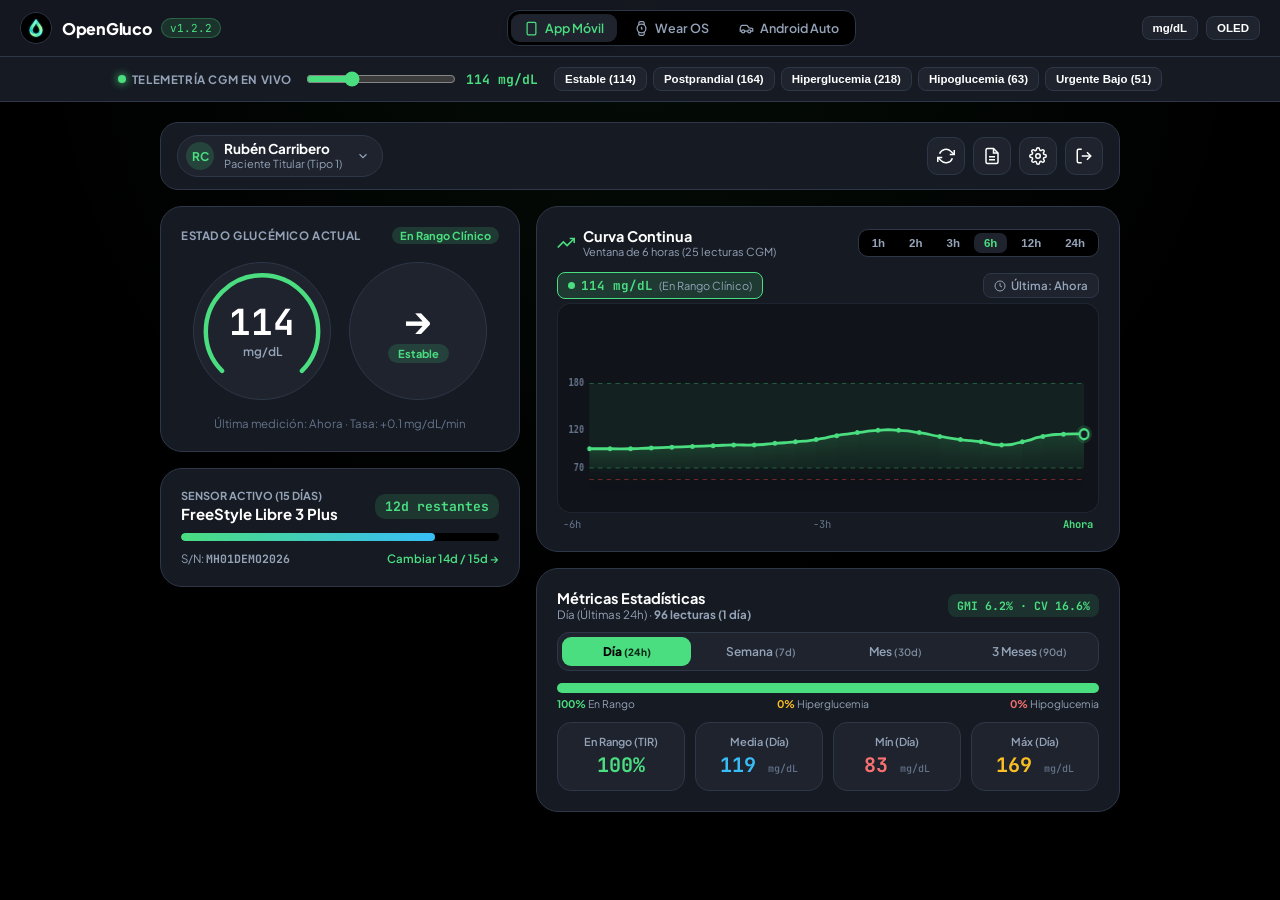
<file: index.html>
<!DOCTYPE html>
<html lang="es">
<head>
  <meta charset="UTF-8" />
  <meta name="viewport" content="width=device-width, initial-scale=1.0" />
  <title>OpenGluco | Monitor Clínico de Glucosa en Tiempo Real</title>
  <meta name="description" content="OpenGluco v1.2.2 — Ecosistema clínico de monitorización continua de glucosa para Android, Wear OS y Android Auto." />
  <link rel="icon" type="image/png" href="favicon.png?v=2" />
  <link rel="shortcut icon" type="image/png" href="favicon.png?v=2" />
  <link rel="stylesheet" href="styles.css?v=3" />
</head>
<body>
  <div class="og-shell">
    <!-- Top Ecosystem Navigation Bar -->
    <header class="og-ecosystem-bar">
      <div class="og-brand-row">
        <img src="logo.png" alt="OpenGluco Logo" class="og-brand-logo" />
        <span class="og-brand-title">OpenGluco</span>
        <span class="og-version-pill">v1.2.2</span>
      </div>

      <!-- Multi-Device Switcher -->
      <nav class="og-device-tabs" aria-label="Selector de dispositivo">
        <button type="button" class="og-device-tab active" data-device="mobile">
          <svg width="15" height="15" viewBox="0 0 24 24" fill="none" stroke="currentColor" stroke-width="2">
            <rect x="5" y="2" width="14" height="20" rx="2" ry="2"></rect>
            <line x1="12" y1="18" x2="12.01" y2="18"></line>
          </svg>
          App Móvil
        </button>
        <button type="button" class="og-device-tab" data-device="wear">
          <svg width="15" height="15" viewBox="0 0 24 24" fill="none" stroke="currentColor" stroke-width="2">
            <circle cx="12" cy="12" r="7"></circle>
            <polyline points="12 9 12 12 13.5 13.5"></polyline>
            <path d="M16.51 17.35l-.35 3.83a2 2 0 0 1-2 1.82H9.83a2 2 0 0 1-2-1.82l-.35-3.83m.01-10.7l.35-3.83A2 2 0 0 1 9.83 1h4.35a2 2 0 0 1 2 1.82l.35 3.83"></path>
          </svg>
          Wear OS
        </button>
        <button type="button" class="og-device-tab" data-device="auto">
          <svg width="15" height="15" viewBox="0 0 24 24" fill="none" stroke="currentColor" stroke-width="2">
            <path d="M14 16H9m10 0h3v-3.15a1 1 0 0 0-.84-.99L16 11l-2.7-3.6a1 1 0 0 0-.8-.4H5.24a2 2 0 0 0-1.8 1.1l-.8 1.63A6 6 0 0 0 2 12.42V16h2"></path>
            <circle cx="6.5" cy="16.5" r="2.5"></circle>
            <circle cx="16.5" cy="16.5" r="2.5"></circle>
          </svg>
          Android Auto
        </button>
      </nav>

      <!-- Global Quick Controls -->
      <div style="display:flex; align-items:center; gap:8px;">
        <button type="button" id="og-unit-toggle" class="og-preset-btn" title="Cambiar unidad clínica">
          mg/dL
        </button>
        <button type="button" id="og-theme-toggle" class="og-preset-btn" title="Alternar tema OLED / Claro">
          OLED
        </button>
      </div>
    </header>

    <!-- Live Clinical Telemetry Control Bar -->
    <section class="og-sim-strip" id="og-sim-strip">
      <div class="og-sim-label">
        <span class="og-pulse-dot" id="og-sim-dot"></span>
        <span>Telemetría CGM en Vivo</span>
      </div>

      <div class="og-sim-slider-wrap">
        <input
          type="range"
          id="og-glucose-slider"
          class="og-sim-slider"
          min="45"
          max="290"
          value="114"
        />
        <span id="og-slider-readout" style="font-family:'JetBrains Mono',monospace; font-size:13px; font-weight:700; min-width:74px;">
          114 mg/dL
        </span>
      </div>

      <div class="og-sim-presets">
        <button type="button" class="og-preset-btn" data-preset="normal">Estable (114)</button>
        <button type="button" class="og-preset-btn" data-preset="rising">Postprandial (164)</button>
        <button type="button" class="og-preset-btn" data-preset="high">Hiperglucemia (218)</button>
        <button type="button" class="og-preset-btn" data-preset="low">Hipoglucemia (63)</button>
        <button type="button" class="og-preset-btn" data-preset="urgent">Urgente Bajo (51)</button>
      </div>
    </section>

    <!-- Main Interactive Application Root -->
    <main class="og-viewport" id="og-app-root"></main>

    <!-- Modal Root -->
    <div id="og-modal-root"></div>
  </div>

  <script src="app.js?v=3"></script>
</body>
</html>
</file>
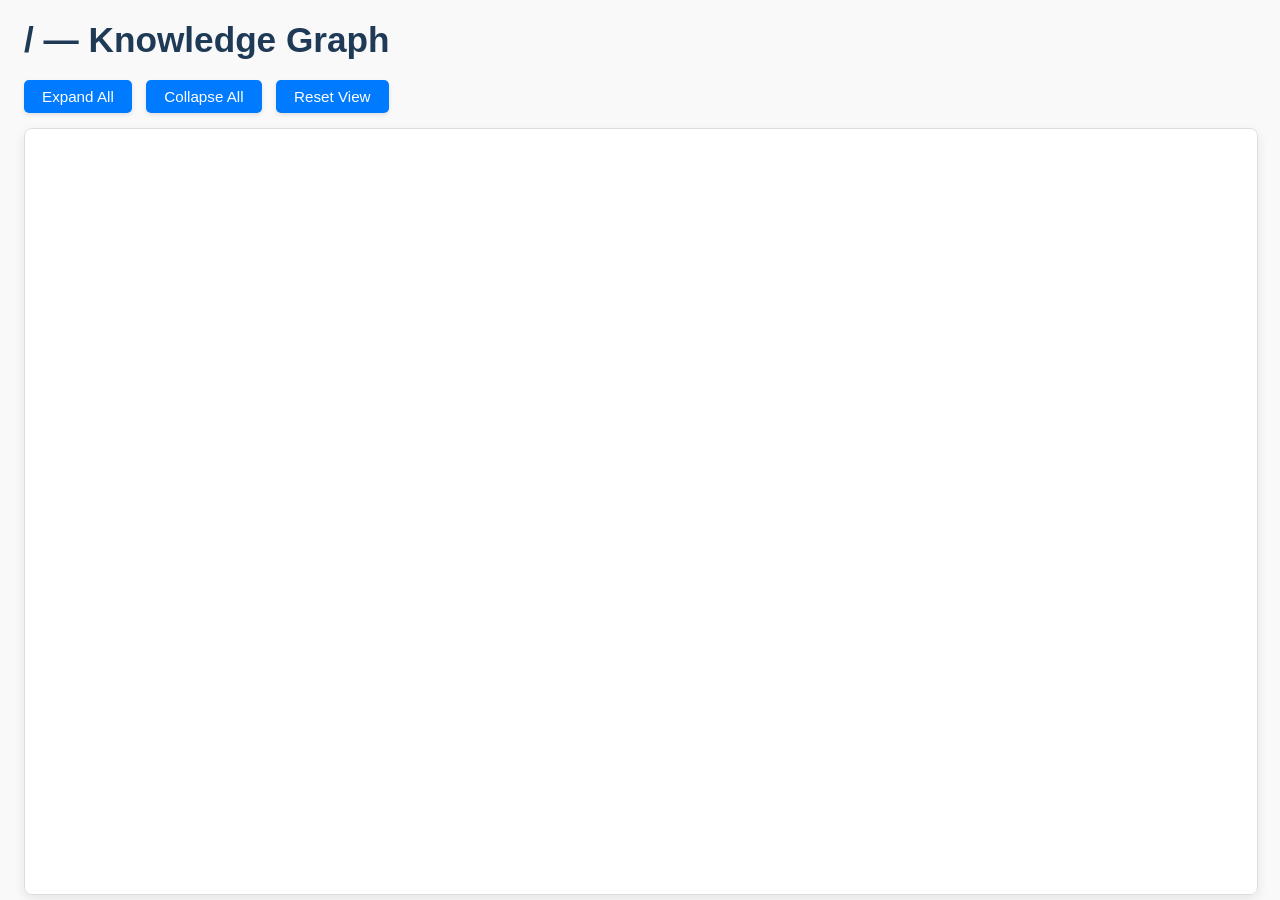
<file: graphify-out/GRAPH_TREE.html>
<!DOCTYPE html>
<html lang="en">
<head>
  <meta charset="UTF-8">
  <title>/ — graphify tree viewer</title>
  <style>
    body {
      font-family: 'Segoe UI', sans-serif;
      margin: 0;
      padding: 0;
      background: #f9f9f9;
      color: #333;
    }
    h1 {
      margin: 20px 0 0 24px;
      font-size: 2.2rem;
      font-weight: bold;
      color: #1e3a56;
    }
    .controls {
      margin: 20px 0 15px 24px;
    }
    button {
      margin-right: 10px;
      padding: 8px 18px;
      background: #007bff;
      color: #fff;
      border: none;
      border-radius: 5px;
      font-size: 0.95rem;
      cursor: pointer;
      transition: background 0.2s ease-in-out;
      box-shadow: 0 2px 4px rgba(0,0,0,0.1);
    }
    button:hover {
      background: #0056b3;
    }
    button:active {
      background: #004085;
    }
    #tree-container {
      width: calc(100vw - 48px); /* Adjust for body margin/padding */
      height: 85vh;
      overflow: auto;
      border-radius: 8px;
      background: #fff;
      margin-left: 24px;
      margin-right: 24px;
      box-shadow: 0 4px 12px rgba(0,0,0,0.08);
      border: 1px solid #ddd;
    }
    svg {
      background: #fff;
      border-radius: 8px;
      display: block; /* Important for D3 */
    }
    .node circle {
      stroke-width: 2.5px;
    }
    .node text { /* Base style for the <text> container */
      font: 13px 'Segoe UI', sans-serif;
      paint-order: stroke fill; /* Ensures text is readable over lines */
      stroke: #fff; /* White halo */
      stroke-width: 3px; /* Halo thickness */
      stroke-linejoin: round;
      stroke-opacity: 0.85; /* Halo opacity */
    }
    .link {
      fill: none;
      stroke-opacity: 0.7;
      stroke-width: 2px;
    }
  </style>
</head>
<body>
  <h1>/ — Knowledge Graph</h1>
  <div class="controls">
    <button onclick="expandAll()">Expand All</button>
    <button onclick="collapseAll()">Collapse All</button>
    <button onclick="resetView()">Reset View</button>
  </div>
  <div id="tree-container">
    <svg id="tree-svg" width="6000" height="8000"></svg>
  </div>

  <script src="https://d3js.org/d3.v7.min.js"></script>
  <script>
    const initialJsonData = {"name":"/","total_count":578,"children":[{"name":"app-auto","total_count":24,"children":[{"name":"src","total_count":23,"children":[{"name":"main","total_count":14,"children":[{"name":"java","total_count":14,"children":[{"name":"com","total_count":14,"children":[{"name":"example","total_count":14,"children":[{"name":"opengluco","total_count":14,"children":[{"name":"auto","total_count":14,"children":[{"name":"GlucoseCarAppService.kt","total_count":3,"children":[{"name":".createHostValidator()","total_count":1,"children":[]},{"name":".onCreateSession()","total_count":1,"children":[]},{"name":"GlucoseCarAppService","total_count":1,"children":[]}]},{"name":"GlucoseCarSession.kt","total_count":2,"children":[{"name":".onCreateScreen()","total_count":1,"children":[]},{"name":"GlucoseCarSession","total_count":1,"children":[]}]},{"name":"screen","total_count":9,"children":[{"name":"GlucoseDashboardCarScreen.kt","total_count":5,"children":[{"name":".loadGlucoseData()","total_count":1,"children":[]},{"name":".loadPatientDetails()","total_count":1,"children":[]},{"name":".onGetTemplate()","total_count":1,"children":[]},{"name":".selectPatient()","total_count":1,"children":[]},{"name":"GlucoseDashboardCarScreen","total_count":1,"children":[]}]},{"name":"PatientListCarScreen.kt","total_count":2,"children":[{"name":".onGetTemplate()","total_count":1,"children":[]},{"name":"PatientListCarScreen","total_count":1,"children":[]}]},{"name":"QrLoginCarScreen.kt","total_count":2,"children":[{"name":".onGetTemplate()","total_count":1,"children":[]},{"name":"QrLoginCarScreen","total_count":1,"children":[]}]}]}]}]}]}]}]}]},{"name":"test","total_count":9,"children":[{"name":"java","total_count":9,"children":[{"name":"com","total_count":9,"children":[{"name":"example","total_count":9,"children":[{"name":"opengluco","total_count":9,"children":[{"name":"auto","total_count":9,"children":[{"name":"AutoClinicalSafetyTest.kt","total_count":3,"children":[{"name":".testExemptionMddsGuarantee_zeroBolusCalculatorsInAuto()","total_count":1,"children":[]},{"name":".testGlanceableStatusFormatting()","total_count":1,"children":[]},{"name":"AutoClinicalSafetyTest","total_count":1,"children":[]}]},{"name":"AutoManifestAndSecurityTest.kt","total_count":3,"children":[{"name":".testAndroidManifestDeclaresNetworkSecurityConfigAndDisallowsBackup()","total_count":1,"children":[]},{"name":".testNetworkSecurityConfigFileExistsAndIsRestrictive()","total_count":1,"children":[]},{"name":"AutoManifestAndSecurityTest","total_count":1,"children":[]}]},{"name":"GlucoseDashboardLegalTest.kt","total_count":3,"children":[{"name":".testLegalDisclaimerConstants()","total_count":1,"children":[]},{"name":".testPaneRowCapacityWithLegalDisclaimer()","total_count":1,"children":[]},{"name":"GlucoseDashboardLegalTest","total_count":1,"children":[]}]}]}]}]}]}]}]}]},{"name":"build.gradle.kts","total_count":1,"children":[]}]},{"name":"app-mobile","total_count":123,"children":[{"name":"src","total_count":122,"children":[{"name":"main","total_count":112,"children":[{"name":"java","total_count":112,"children":[{"name":"com","total_count":112,"children":[{"name":"example","total_count":112,"children":[{"name":"opengluco","total_count":112,"children":[{"name":"mobile","total_count":112,"children":[{"name":"MainActivity.kt","total_count":3,"children":[{"name":".onCreate()","total_count":1,"children":[]},{"name":"MainActivity","total_count":1,"children":[]},{"name":"MobileAppNavigation()","total_count":1,"children":[]}]},{"name":"notification","total_count":10,"children":[{"name":"AlarmDismissReceiver.kt","total_count":2,"children":[{"name":".onReceive()","total_count":1,"children":[]},{"name":"AlarmDismissReceiver","total_count":1,"children":[]}]},{"name":"MobileAlarmNotificationHelper.kt","total_count":8,"children":[{"name":".buildLiveGlucoseNotification()","total_count":1,"children":[]},{"name":".createChannels()","total_count":1,"children":[]},{"name":".dismissAlarm()","total_count":1,"children":[]},{"name":".playEmergencyAlarmSound()","total_count":1,"children":[]},{"name":".stopEmergencyAlarmSound()","total_count":1,"children":[]},{"name":".triggerAlarm()","total_count":1,"children":[]},{"name":".updateLiveGlucoseNotification()","total_count":1,"children":[]},{"name":"MobileAlarmNotificationHelper","total_count":1,"children":[]}]}]},{"name":"service","total_count":15,"children":[{"name":"BootReceiver.kt","total_count":2,"children":[{"name":".onReceive()","total_count":1,"children":[]},{"name":"BootReceiver","total_count":1,"children":[]}]},{"name":"GlucoseAlarmWorker.kt","total_count":4,"children":[{"name":".cancel()","total_count":1,"children":[]},{"name":".doWork()","total_count":1,"children":[]},{"name":".enqueue()","total_count":1,"children":[]},{"name":"GlucoseAlarmWorker","total_count":1,"children":[]}]},{"name":"GlucoseMonitorForegroundService.kt","total_count":9,"children":[{"name":".fetchAndEvaluateTelemetry()","total_count":1,"children":[]},{"name":".onBind()","total_count":1,"children":[]},{"name":".onCreate()","total_count":1,"children":[]},{"name":".onDestroy()","total_count":1,"children":[]},{"name":".onStartCommand()","total_count":1,"children":[]},{"name":".startService()","total_count":1,"children":[]},{"name":".startTelemetryLoop()","total_count":1,"children":[]},{"name":".stopService()","total_count":1,"children":[]},{"name":"GlucoseMonitorForegroundService","total_count":1,"children":[]}]}]},{"name":"ui","total_count":71,"children":[{"name":"auth","total_count":1,"children":[{"name":"MobileLoginScreen.kt","total_count":1,"children":[{"name":"MobileLoginScreen()","total_count":1,"children":[]}]}]},{"name":"dashboard","total_count":50,"children":[{"name":"components","total_count":28,"children":[{"name":"ConfigurationDiagnosticsDialog.kt","total_count":9,"children":[{"name":".checkDiagnostics()","total_count":1,"children":[]},{"name":".openAppSettings()","total_count":1,"children":[]},{"name":".openExactAlarmSettings()","total_count":1,"children":[]},{"name":".openNotificationSettings()","total_count":1,"children":[]},{"name":".requestIgnoreBatteryOptimization()","total_count":1,"children":[]},{"name":"ConfigurationDiagnosticsDialog()","total_count":1,"children":[]},{"name":"DiagnosticItemCard()","total_count":1,"children":[]},{"name":"SystemDiagnosticsHelper","total_count":1,"children":[]},{"name":"SystemDiagnosticsState","total_count":1,"children":[]}]},{"name":"LegalComplianceComponents.kt","total_count":8,"children":[{"name":"DELETE_CONFIRMATION","total_count":1,"children":[]},{"name":"LegalNoticeDialog()","total_count":1,"children":[]},{"name":"LegalNoticeType","total_count":1,"children":[]},{"name":"LegalSectionBox()","total_count":1,"children":[]},{"name":"MEDICAL_DISCLAIMER","total_count":1,"children":[]},{"name":"NONE","total_count":1,"children":[]},{"name":"PRIVACY_GDPR","total_count":1,"children":[]},{"name":"TRADEMARKS","total_count":1,"children":[]}]},{"name":"MobileDualFloatingOrbs.kt","total_count":1,"children":[{"name":"MobileDualFloatingOrbs()","total_count":1,"children":[]}]},{"name":"MobileStatDetailModal.kt","total_count":7,"children":[{"name":"DetailModalType","total_count":1,"children":[]},{"name":"GLUCOSE_STATS","total_count":1,"children":[]},{"name":"MobileStatDetailModal()","total_count":1,"children":[]},{"name":"NONE","total_count":1,"children":[]},{"name":"SENSOR_INFO","total_count":1,"children":[]},{"name":"StatRow()","total_count":1,"children":[]},{"name":"TREND_INFO","total_count":1,"children":[]}]},{"name":"PatientSelectorComponents.kt","total_count":2,"children":[{"name":"PatientHeaderChip()","total_count":1,"children":[]},{"name":"PatientSelectorModal()","total_count":1,"children":[]}]},{"name":"TargetRangeDialog.kt","total_count":1,"children":[{"name":"TargetRangeDialog()","total_count":1,"children":[]}]}]},{"name":"MobileDashboardScreen.kt","total_count":22,"children":[{"name":".next()","total_count":1,"children":[]},{"name":"DailyStatItem()","total_count":1,"children":[]},{"name":"DashboardTimeframe","total_count":1,"children":[]},{"name":"DAY","total_count":1,"children":[]},{"name":"DrawerActionToggleCard()","total_count":1,"children":[]},{"name":"DrawerDivider()","total_count":1,"children":[]},{"name":"DrawerNavigationRow()","total_count":1,"children":[]},{"name":"DrawerSectionCard()","total_count":1,"children":[]},{"name":"formatChartTime()","total_count":1,"children":[]},{"name":"H1","total_count":1,"children":[]},{"name":"H12","total_count":1,"children":[]},{"name":"H2","total_count":1,"children":[]},{"name":"H24","total_count":1,"children":[]},{"name":"H6","total_count":1,"children":[]},{"name":"MetricPeriod","total_count":1,"children":[]},{"name":"MobileDashboardScreen()","total_count":1,"children":[]},{"name":"MobileGlucoseChart()","total_count":1,"children":[]},{"name":"MONTH","total_count":1,"children":[]},{"name":"SettingsDrawerContent()","total_count":1,"children":[]},{"name":"SettingsOptionRow()","total_count":1,"children":[]},{"name":"THREE_MONTHS","total_count":1,"children":[]},{"name":"WEEK","total_count":1,"children":[]}]}]},{"name":"qr","total_count":9,"children":[{"name":"MobilePairingHelper.kt","total_count":2,"children":[{"name":".transferSessionToDevice()","total_count":1,"children":[]},{"name":"MobilePairingHelper","total_count":1,"children":[]}]},{"name":"QrScannerScreen.kt","total_count":7,"children":[{"name":"CameraPreview()","total_count":1,"children":[]},{"name":"decodeQrFromImage()","total_count":1,"children":[]},{"name":"QrScannerScreen()","total_count":1,"children":[]},{"name":"rotateYUV420Degree180()","total_count":1,"children":[]},{"name":"rotateYUV420Degree270()","total_count":1,"children":[]},{"name":"rotateYUV420Degree90()","total_count":1,"children":[]},{"name":"transferSessionToDevice()","total_count":1,"children":[]}]}]},{"name":"settings","total_count":5,"children":[{"name":"AlarmConfigSection.kt","total_count":5,"children":[{"name":"AlarmCard()","total_count":1,"children":[]},{"name":"AlarmConfigSection()","total_count":1,"children":[]},{"name":"AlarmCreationDialog()","total_count":1,"children":[]},{"name":"AlarmSubsection()","total_count":1,"children":[]},{"name":"ClinicalRangeVisualCard()","total_count":1,"children":[]}]}]},{"name":"theme","total_count":6,"children":[{"name":"Color.kt","total_count":5,"children":[{"name":"ClinicalColorScheme","total_count":1,"children":[]},{"name":"ClinicalTheme","total_count":1,"children":[]},{"name":"getClinicalStatusColor()","total_count":1,"children":[]},{"name":"getGlucoseStatusColor()","total_count":1,"children":[]},{"name":"getGlucoseValueColor()","total_count":1,"children":[]}]},{"name":"Theme.kt","total_count":1,"children":[{"name":"LibreMobileTheme()","total_count":1,"children":[]}]}]}]},{"name":"widget","total_count":13,"children":[{"name":"GlucoseChartWidgetProvider.kt","total_count":3,"children":[{"name":".onEnabled()","total_count":1,"children":[]},{"name":".onUpdate()","total_count":1,"children":[]},{"name":"GlucoseChartWidgetProvider","total_count":1,"children":[]}]},{"name":"GlucoseCompactWidgetProvider.kt","total_count":3,"children":[{"name":".onEnabled()","total_count":1,"children":[]},{"name":".onUpdate()","total_count":1,"children":[]},{"name":"GlucoseCompactWidgetProvider","total_count":1,"children":[]}]},{"name":"GlucoseWidgetUpdater.kt","total_count":5,"children":[{"name":".buildChartRemoteViews()","total_count":1,"children":[]},{"name":".buildCompactRemoteViews()","total_count":1,"children":[]},{"name":".formatTime24h()","total_count":1,"children":[]},{"name":".updateAllWidgets()","total_count":1,"children":[]},{"name":"GlucoseWidgetUpdater","total_count":1,"children":[]}]},{"name":"WidgetChartRenderer.kt","total_count":2,"children":[{"name":".renderSparkline()","total_count":1,"children":[]},{"name":"WidgetChartRenderer","total_count":1,"children":[]}]}]}]}]}]}]}]}]},{"name":"test","total_count":10,"children":[{"name":"java","total_count":10,"children":[{"name":"com","total_count":10,"children":[{"name":"example","total_count":10,"children":[{"name":"opengluco","total_count":10,"children":[{"name":"mobile","total_count":10,"children":[{"name":"MobileLegalComplianceTest.kt","total_count":10,"children":[{"name":".testClinicalThemeColors_hexValues()","total_count":1,"children":[]},{"name":".testExemptionMddsGuarantee_absenceOfBolusCalculators()","total_count":1,"children":[]},{"name":".testGdprArt17DeleteConfirmationStrings()","total_count":1,"children":[]},{"name":".testGdprArt9HealthDataPrivacyString()","total_count":1,"children":[]},{"name":".testManifestSecurity_allowBackupIsFalse()","total_count":1,"children":[]},{"name":".testManifestSecurity_networkSecurityConfigReferenced()","total_count":1,"children":[]},{"name":".testMdrFdaMedicalDisclaimerString()","total_count":1,"children":[]},{"name":".testPassiveLegalFooterPresence()","total_count":1,"children":[]},{"name":".testTrademarkNoticeString()","total_count":1,"children":[]},{"name":"MobileLegalComplianceTest","total_count":1,"children":[]}]}]}]}]}]}]}]}]},{"name":"build.gradle.kts","total_count":1,"children":[]}]},{"name":"app-wear","total_count":110,"children":[{"name":"src","total_count":109,"children":[{"name":"main","total_count":86,"children":[{"name":"java","total_count":86,"children":[{"name":"com","total_count":86,"children":[{"name":"example","total_count":86,"children":[{"name":"opengluco","total_count":86,"children":[{"name":"wear","total_count":86,"children":[{"name":"complication","total_count":3,"children":[{"name":"GlucoseComplicationService.kt","total_count":3,"children":[{"name":".getPreviewData()","total_count":1,"children":[]},{"name":".onComplicationRequest()","total_count":1,"children":[]},{"name":"GlucoseComplicationService","total_count":1,"children":[]}]}]},{"name":"MainActivity.kt","total_count":5,"children":[{"name":".checkAndStartRfcommService()","total_count":1,"children":[]},{"name":".onCreate()","total_count":1,"children":[]},{"name":".requestBluetoothPermissions()","total_count":1,"children":[]},{"name":"MainActivity","total_count":1,"children":[]},{"name":"WearAppNavigation()","total_count":1,"children":[]}]},{"name":"notification","total_count":6,"children":[{"name":"WearAlarmNotificationHelper.kt","total_count":6,"children":[{"name":".createChannels()","total_count":1,"children":[]},{"name":".dismissAlarm()","total_count":1,"children":[]},{"name":".triggerAlarmBySeverity()","total_count":1,"children":[]},{"name":".triggerHapticAlarm()","total_count":1,"children":[]},{"name":".triggerUrgentLowAlarm()","total_count":1,"children":[]},{"name":"WearAlarmNotificationHelper","total_count":1,"children":[]}]}]},{"name":"service","total_count":16,"children":[{"name":"WearAuthMessageListenerService.kt","total_count":2,"children":[{"name":".onMessageReceived()","total_count":1,"children":[]},{"name":"WearAuthMessageListenerService","total_count":1,"children":[]}]},{"name":"WearBluetoothRfcommService.kt","total_count":12,"children":[{"name":".buildForegroundNotification()","total_count":1,"children":[]},{"name":".createNotificationChannel()","total_count":1,"children":[]},{"name":".handleIncomingConnection()","total_count":1,"children":[]},{"name":".onBind()","total_count":1,"children":[]},{"name":".onCreate()","total_count":1,"children":[]},{"name":".onDestroy()","total_count":1,"children":[]},{"name":".onStartCommand()","total_count":1,"children":[]},{"name":".processStreamPayload()","total_count":1,"children":[]},{"name":".start()","total_count":1,"children":[]},{"name":".startRfcommListener()","total_count":1,"children":[]},{"name":".stop()","total_count":1,"children":[]},{"name":"WearBluetoothRfcommService","total_count":1,"children":[]}]},{"name":"WearGlucoseSyncWorker.kt","total_count":2,"children":[{"name":".doWork()","total_count":1,"children":[]},{"name":"WearGlucoseSyncWorker","total_count":1,"children":[]}]}]},{"name":"tile","total_count":4,"children":[{"name":"GlucoseTileService.kt","total_count":4,"children":[{"name":".buildTileLayout()","total_count":1,"children":[]},{"name":".onTileRequest()","total_count":1,"children":[]},{"name":".onTileResourcesRequest()","total_count":1,"children":[]},{"name":"GlucoseTileService","total_count":1,"children":[]}]}]},{"name":"ui","total_count":52,"children":[{"name":"auth","total_count":10,"children":[{"name":"WearLoginScreen.kt","total_count":1,"children":[{"name":"WearLoginScreen()","total_count":1,"children":[]}]},{"name":"WearLoginViewModel.kt","total_count":7,"children":[{"name":".login()","total_count":1,"children":[]},{"name":"Error","total_count":1,"children":[]},{"name":"Idle","total_count":1,"children":[]},{"name":"Loading","total_count":1,"children":[]},{"name":"Success","total_count":1,"children":[]},{"name":"WearLoginUiState","total_count":1,"children":[]},{"name":"WearLoginViewModel","total_count":1,"children":[]}]},{"name":"WearQrLoginScreen.kt","total_count":2,"children":[{"name":"ClinicalProgressSpinner()","total_count":1,"children":[]},{"name":"WearQrLoginScreen()","total_count":1,"children":[]}]}]},{"name":"dashboard","total_count":26,"children":[{"name":"components","total_count":13,"children":[{"name":"ClinicalSparklineWithSensor.kt","total_count":1,"children":[{"name":"ClinicalSparklineWithSensor()","total_count":1,"children":[]}]},{"name":"DualFloatingOrbs.kt","total_count":1,"children":[{"name":"DualFloatingOrbs()","total_count":1,"children":[]}]},{"name":"PatientSelectorChip.kt","total_count":1,"children":[{"name":"PatientSelectorChip()","total_count":1,"children":[]}]},{"name":"WearGlucoseGauge.kt","total_count":1,"children":[{"name":"WearGlucoseGauge()","total_count":1,"children":[]}]},{"name":"WearSensorChip.kt","total_count":1,"children":[{"name":"WearSensorChip()","total_count":1,"children":[]}]},{"name":"WearSparklineChart.kt","total_count":1,"children":[{"name":"WearSparklineChart()","total_count":1,"children":[]}]},{"name":"WearStatDetailModal.kt","total_count":7,"children":[{"name":"DetailModalType","total_count":1,"children":[]},{"name":"GLUCOSE_STATS","total_count":1,"children":[]},{"name":"NONE","total_count":1,"children":[]},{"name":"SENSOR_INFO","total_count":1,"children":[]},{"name":"StatRow()","total_count":1,"children":[]},{"name":"TREND_INFO","total_count":1,"children":[]},{"name":"WearStatDetailModal()","total_count":1,"children":[]}]}]},{"name":"WearDashboardScreen.kt","total_count":1,"children":[{"name":"WearDashboardScreen()","total_count":1,"children":[]}]},{"name":"WearDashboardViewModel.kt","total_count":12,"children":[{"name":".loadDashboardData()","total_count":1,"children":[]},{"name":".loadDashboardDataInternal()","total_count":1,"children":[]},{"name":".loadPatientDetails()","total_count":1,"children":[]},{"name":".refresh()","total_count":1,"children":[]},{"name":".selectPatient()","total_count":1,"children":[]},{"name":".switchPatient()","total_count":1,"children":[]},{"name":"Error","total_count":1,"children":[]},{"name":"Loading","total_count":1,"children":[]},{"name":"NeedsLogin","total_count":1,"children":[]},{"name":"Success","total_count":1,"children":[]},{"name":"WearDashboardUiState","total_count":1,"children":[]},{"name":"WearDashboardViewModel","total_count":1,"children":[]}]}]},{"name":"settings","total_count":13,"children":[{"name":"WearLegalNoticeDialog.kt","total_count":10,"children":[{"name":"DELETE_CONFIRMATION","total_count":1,"children":[]},{"name":"MEDICAL_DISCLAIMER","total_count":1,"children":[]},{"name":"NONE","total_count":1,"children":[]},{"name":"PRIVACY_GDPR","total_count":1,"children":[]},{"name":"TRADEMARKS","total_count":1,"children":[]},{"name":"WearLegalNoticeDialog()","total_count":1,"children":[]},{"name":"WearLegalNoticeType","total_count":1,"children":[]},{"name":"WearLegalSectionBox()","total_count":1,"children":[]},{"name":"WearLegalTexts","total_count":1,"children":[]},{"name":"WearPassiveLegalFooter()","total_count":1,"children":[]}]},{"name":"WearSettingsScreen.kt","total_count":3,"children":[{"name":"CompactActionRow()","total_count":1,"children":[]},{"name":"CompactSettingsRow()","total_count":1,"children":[]},{"name":"WearSettingsScreen()","total_count":1,"children":[]}]}]},{"name":"theme","total_count":3,"children":[{"name":"Color.kt","total_count":2,"children":[{"name":"getClinicalStatusColor()","total_count":1,"children":[]},{"name":"getGlucoseStatusColor()","total_count":1,"children":[]}]},{"name":"Theme.kt","total_count":1,"children":[{"name":"LibreWearTheme()","total_count":1,"children":[]}]}]}]}]}]}]}]}]}]},{"name":"test","total_count":23,"children":[{"name":"java","total_count":23,"children":[{"name":"com","total_count":23,"children":[{"name":"example","total_count":23,"children":[{"name":"opengluco","total_count":23,"children":[{"name":"wear","total_count":23,"children":[{"name":"service","total_count":9,"children":[{"name":"WearBluetoothSecurityTest.kt","total_count":9,"children":[{"name":".normalizeMac()","total_count":1,"children":[]},{"name":".testMacVerification_caseAndDelimiterNormalization()","total_count":1,"children":[]},{"name":".testMacVerification_emptyOrBlankRejected()","total_count":1,"children":[]},{"name":".testMacVerification_exactMatchSucceeds()","total_count":1,"children":[]},{"name":".testMacVerification_unauthorizedDeviceRejected()","total_count":1,"children":[]},{"name":".testRfcommUuid_standardSppCompliance()","total_count":1,"children":[]},{"name":".testStreamPayload_glucoseMeasurementSerializationRoundtrip()","total_count":1,"children":[]},{"name":".verifyMacMatch()","total_count":1,"children":[]},{"name":"WearBluetoothSecurityTest","total_count":1,"children":[]}]}]},{"name":"ui","total_count":10,"children":[{"name":"settings","total_count":10,"children":[{"name":"WearLegalTextsTest.kt","total_count":7,"children":[{"name":".testDeleteConfirmationCoversGdprArt17RightToErasure()","total_count":1,"children":[]},{"name":".testMedicalDisclaimerCompliesWithMdrAndFdaMdds()","total_count":1,"children":[]},{"name":".testPassiveLegalFooterExactContent()","total_count":1,"children":[]},{"name":".testPrivacyNoticeCoversGdprArt9LocalFirst()","total_count":1,"children":[]},{"name":".testTrademarkNoticeStatesFairUseAndNonAffiliation()","total_count":1,"children":[]},{"name":".testWearLegalNoticeTypeEnumValues()","total_count":1,"children":[]},{"name":"WearLegalTextsTest","total_count":1,"children":[]}]},{"name":"WearSettingsAndDashboardContractTest.kt","total_count":3,"children":[{"name":".testClinicalStatusColorThresholds()","total_count":1,"children":[]},{"name":".testLegalDisclaimerTextsNonEmptyAndFormatted()","total_count":1,"children":[]},{"name":"WearSettingsAndDashboardContractTest","total_count":1,"children":[]}]}]}]},{"name":"WearClinicalDesignAndSafetyTest.kt","total_count":4,"children":[{"name":".testExemptionMddsGuarantee_zeroBolusCalculatorsInWear()","total_count":1,"children":[]},{"name":".testWearClinicalColorTokens()","total_count":1,"children":[]},{"name":".testWearManifestSecurity()","total_count":1,"children":[]},{"name":"WearClinicalDesignAndSafetyTest","total_count":1,"children":[]}]}]}]}]}]}]}]}]},{"name":"build.gradle.kts","total_count":1,"children":[]}]},{"name":"core","total_count":319,"children":[{"name":"data","total_count":199,"children":[{"name":"src","total_count":198,"children":[{"name":"main","total_count":105,"children":[{"name":"java","total_count":105,"children":[{"name":"com","total_count":105,"children":[{"name":"example","total_count":105,"children":[{"name":"opengluco","total_count":105,"children":[{"name":"core","total_count":105,"children":[{"name":"data","total_count":105,"children":[{"name":"AlarmEvaluator.kt","total_count":8,"children":[{"name":".evaluate()","total_count":1,"children":[]},{"name":".isInCooldown()","total_count":1,"children":[]},{"name":".isThresholdCrossed()","total_count":1,"children":[]},{"name":".isWithinActiveSchedule()","total_count":1,"children":[]},{"name":".selectMostCritical()","total_count":1,"children":[]},{"name":".severityPriority()","total_count":1,"children":[]},{"name":".thresholdPriority()","total_count":1,"children":[]},{"name":"AlarmEvaluator","total_count":1,"children":[]}]},{"name":"AlarmRepository.kt","total_count":17,"children":[{"name":".addAlarm()","total_count":1,"children":[]},{"name":".clearAllCooldowns()","total_count":1,"children":[]},{"name":".clearCooldownForAlarm()","total_count":1,"children":[]},{"name":".deleteAlarm()","total_count":1,"children":[]},{"name":".getAlarmsByType()","total_count":1,"children":[]},{"name":".getAllAlarms()","total_count":1,"children":[]},{"name":".getDefaultAlarms()","total_count":1,"children":[]},{"name":".getLastFiredTimestamps()","total_count":1,"children":[]},{"name":".loadCooldowns()","total_count":1,"children":[]},{"name":".loadFromDisk()","total_count":1,"children":[]},{"name":".purgeAll()","total_count":1,"children":[]},{"name":".recordAlarmFired()","total_count":1,"children":[]},{"name":".saveCooldowns()","total_count":1,"children":[]},{"name":".saveToDisk()","total_count":1,"children":[]},{"name":".toggleAlarm()","total_count":1,"children":[]},{"name":".updateAlarm()","total_count":1,"children":[]},{"name":"AlarmRepository","total_count":1,"children":[]}]},{"name":"ClinicalReportsCalculator.kt","total_count":12,"children":[{"name":".calculateAvailableDays()","total_count":1,"children":[]},{"name":".calculateAverageGlucose()","total_count":1,"children":[]},{"name":".calculateDailyGraph()","total_count":1,"children":[]},{"name":".calculateDailyPatterns()","total_count":1,"children":[]},{"name":".calculateEstimatedA1c()","total_count":1,"children":[]},{"name":".calculateLowGlucoseEvents()","total_count":1,"children":[]},{"name":".calculatePercentile()","total_count":1,"children":[]},{"name":".calculateSensorUsage()","total_count":1,"children":[]},{"name":".calculateTimeInRange()","total_count":1,"children":[]},{"name":".extractHour()","total_count":1,"children":[]},{"name":".roundDec()","total_count":1,"children":[]},{"name":"ClinicalReportsCalculator","total_count":1,"children":[]}]},{"name":"HealthDataExporter.kt","total_count":3,"children":[{"name":".generateCsv()","total_count":1,"children":[]},{"name":".shareCsv()","total_count":1,"children":[]},{"name":"HealthDataExporter","total_count":1,"children":[]}]},{"name":"KeystoreCryptoHelper.kt","total_count":4,"children":[{"name":".decrypt()","total_count":1,"children":[]},{"name":".encrypt()","total_count":1,"children":[]},{"name":".getOrCreateSecretKey()","total_count":1,"children":[]},{"name":"KeystoreCryptoHelper","total_count":1,"children":[]}]},{"name":"OpenGlucoRepository.kt","total_count":16,"children":[{"name":".createApiService()","total_count":1,"children":[]},{"name":".getConnections()","total_count":1,"children":[]},{"name":".getPatientGraph()","total_count":1,"children":[]},{"name":".getSessionToken()","total_count":1,"children":[]},{"name":".getUserId()","total_count":1,"children":[]},{"name":".login()","total_count":1,"children":[]},{"name":".setRegion()","total_count":1,"children":[]},{"name":".setSession()","total_count":1,"children":[]},{"name":"AP","total_count":1,"children":[]},{"name":"DE","total_count":1,"children":[]},{"name":"EU","total_count":1,"children":[]},{"name":"FR","total_count":1,"children":[]},{"name":"JP","total_count":1,"children":[]},{"name":"OpenGlucoRegion","total_count":1,"children":[]},{"name":"OpenGlucoRepository","total_count":1,"children":[]},{"name":"US","total_count":1,"children":[]}]},{"name":"QrAuthHelper.kt","total_count":15,"children":[{"name":".createPairingPayload()","total_count":1,"children":[]},{"name":".createSessionExchange()","total_count":1,"children":[]},{"name":".decryptAesGcm()","total_count":1,"children":[]},{"name":".encryptAesGcm()","total_count":1,"children":[]},{"name":".generateQrBitmap()","total_count":1,"children":[]},{"name":".generateRandomHex()","total_count":1,"children":[]},{"name":".generateVerificationCode()","total_count":1,"children":[]},{"name":".getLocalIpAddress()","total_count":1,"children":[]},{"name":".hexToBytes()","total_count":1,"children":[]},{"name":".parsePairingPayload()","total_count":1,"children":[]},{"name":".parseSessionExchange()","total_count":1,"children":[]},{"name":".sendSessionOverNetwork()","total_count":1,"children":[]},{"name":".serializePairingPayload()","total_count":1,"children":[]},{"name":".startPairingServer()","total_count":1,"children":[]},{"name":"QrAuthHelper","total_count":1,"children":[]}]},{"name":"UserPreferencesRepository.kt","total_count":30,"children":[{"name":".clearAllHistoricalData()","total_count":1,"children":[]},{"name":".clearSession()","total_count":1,"children":[]},{"name":".filterReadingsByDays()","total_count":1,"children":[]},{"name":".getHistoricalReadings()","total_count":1,"children":[]},{"name":".getHistoricalReadingsList()","total_count":1,"children":[]},{"name":".getHistoryFileForPatient()","total_count":1,"children":[]},{"name":".getMeasurementKey()","total_count":1,"children":[]},{"name":".getMeasurementTimestampMillis()","total_count":1,"children":[]},{"name":".getTrustedPhoneMac()","total_count":1,"children":[]},{"name":".isTrustedPhoneMac()","total_count":1,"children":[]},{"name":".loadHistoryFromDisk()","total_count":1,"children":[]},{"name":".loadPatientHistory()","total_count":1,"children":[]},{"name":".parseTimestamp()","total_count":1,"children":[]},{"name":".purgeAllLocalData()","total_count":1,"children":[]},{"name":".saveAuthSession()","total_count":1,"children":[]},{"name":".saveDarkMode()","total_count":1,"children":[]},{"name":".saveHistoricalReadings()","total_count":1,"children":[]},{"name":".saveLastMeasurement()","total_count":1,"children":[]},{"name":".saveSelectedPatientId()","total_count":1,"children":[]},{"name":".saveTrustedPhoneMac()","total_count":1,"children":[]},{"name":".setHapticAlerts()","total_count":1,"children":[]},{"name":".setSelectedPatient()","total_count":1,"children":[]},{"name":".setTargetRange()","total_count":1,"children":[]},{"name":".setUnit()","total_count":1,"children":[]},{"name":"GlucoseUnit","total_count":1,"children":[]},{"name":"MGDL","total_count":1,"children":[]},{"name":"MMOL","total_count":1,"children":[]},{"name":"PreferencesKeys","total_count":1,"children":[]},{"name":"UserPreferencesRepository","total_count":1,"children":[]},{"name":"UserSettings","total_count":1,"children":[]}]}]}]}]}]}]}]}]},{"name":"test","total_count":93,"children":[{"name":"java","total_count":93,"children":[{"name":"com","total_count":93,"children":[{"name":"example","total_count":93,"children":[{"name":"opengluco","total_count":93,"children":[{"name":"core","total_count":93,"children":[{"name":"data","total_count":93,"children":[{"name":"AlarmEvaluatorTest.kt","total_count":9,"children":[{"name":".testCooldownExpiredAllowsReTrigger()","total_count":1,"children":[]},{"name":".testCooldownSuppressesReTrigger()","total_count":1,"children":[]},{"name":".testDaytimeScheduleEvaluation()","total_count":1,"children":[]},{"name":".testDisabledAlarmIsIgnored()","total_count":1,"children":[]},{"name":".testHighAlarmTriggersWhenAboveThreshold()","total_count":1,"children":[]},{"name":".testLowAlarmTriggersWhenBelowThreshold()","total_count":1,"children":[]},{"name":".testMostCriticalSeverityWins()","total_count":1,"children":[]},{"name":".testOvernightScheduleEvaluation()","total_count":1,"children":[]},{"name":"AlarmEvaluatorTest","total_count":1,"children":[]}]},{"name":"ClinicalReportsCalculatorTest.kt","total_count":10,"children":[{"name":".createReading()","total_count":1,"children":[]},{"name":".testAverageGlucoseOverallAndByTimeBlocks()","total_count":1,"children":[]},{"name":".testCalculateAvailableDays()","total_count":1,"children":[]},{"name":".testDailyGraphGroupedByDate()","total_count":1,"children":[]},{"name":".testDailyPatternsPercentilesAndVariability()","total_count":1,"children":[]},{"name":".testEstimatedA1cBergenstalFormulaAndLegalDisclaimer()","total_count":1,"children":[]},{"name":".testLowGlucoseEventsGroupingByTimeBlocks()","total_count":1,"children":[]},{"name":".testSensorUsageCalculation()","total_count":1,"children":[]},{"name":".testTimeInRangeFiveTiersCalculation()","total_count":1,"children":[]},{"name":"ClinicalReportsCalculatorTest","total_count":1,"children":[]}]},{"name":"e2e","total_count":47,"children":[{"name":"E2ETier1FeatureCoverageTest.kt","total_count":16,"children":[{"name":".testF01_MedicalDisclaimerStructure()","total_count":1,"children":[]},{"name":".testF02_TrademarkNoticeFairUse()","total_count":1,"children":[]},{"name":".testF03_GdprArt9HealthDataCommitments()","total_count":1,"children":[]},{"name":".testF04_CsvDataPortabilityExport()","total_count":1,"children":[]},{"name":".testF05_08_GdprArt17PurgeDataContract()","total_count":1,"children":[]},{"name":".testF06_09_PassiveFooterExactMatch()","total_count":1,"children":[]},{"name":".testF07_WearLegalNoticeTypes()","total_count":1,"children":[]},{"name":".testF10_AutoPassiveDisclaimerRow()","total_count":1,"children":[]},{"name":".testF11_NetworkSecurityCleartextRule()","total_count":1,"children":[]},{"name":".testF12_KeystoreCryptoFormatAndFallback()","total_count":1,"children":[]},{"name":".testF13_LocalFirstDirectApiCommunication()","total_count":1,"children":[]},{"name":".testF14_ClinicalDesignInvariants()","total_count":1,"children":[]},{"name":".testF15_MddsZeroBolusInvariant()","total_count":1,"children":[]},{"name":".testF16_AllowBackupFalse()","total_count":1,"children":[]},{"name":".testF17_18_QrPairingAndSessionExchange()","total_count":1,"children":[]},{"name":"E2ETier1FeatureCoverageTest","total_count":1,"children":[]}]},{"name":"E2ETier2BoundaryCornerCasesTest.kt","total_count":7,"children":[{"name":".testCorruptCryptoPayloads()","total_count":1,"children":[]},{"name":".testEmptyCsvExportMaintainsCompliance()","total_count":1,"children":[]},{"name":".testMissingSensorInfoGracefulDegradation()","total_count":1,"children":[]},{"name":".testSpecialCharactersInQrPayload()","total_count":1,"children":[]},{"name":".testUrgentHypoglycemiaThreshold()","total_count":1,"children":[]},{"name":".testVeryHighHyperglycemiaThreshold()","total_count":1,"children":[]},{"name":"E2ETier2BoundaryCornerCasesTest","total_count":1,"children":[]}]},{"name":"E2ETier3CrossFeatureCombinationsTest.kt","total_count":4,"children":[{"name":".testCombination_gdprPurge_stateInvalidation()","total_count":1,"children":[]},{"name":".testCombination_qrSync_encryption_csvExport()","total_count":1,"children":[]},{"name":".testCombination_unitSwitch_status_csv()","total_count":1,"children":[]},{"name":"E2ETier3CrossFeatureCombinationsTest","total_count":1,"children":[]}]},{"name":"E2ETier4RealWorldScenariosTest.kt","total_count":4,"children":[{"name":".testScenarioA_fullDailyDiabetesTrackingLifecycle()","total_count":1,"children":[]},{"name":".testScenarioB_inCarDrivingGlanceableState()","total_count":1,"children":[]},{"name":".testScenarioC_smartwatchAmbientOfflineResilience()","total_count":1,"children":[]},{"name":"E2ETier4RealWorldScenariosTest","total_count":1,"children":[]}]},{"name":"EmpiricalStressChallengeTest.kt","total_count":16,"children":[{"name":".testBoundary_allSensorFieldsMissing()","total_count":1,"children":[]},{"name":".testBoundary_connectionItemWithMissingPatientData()","total_count":1,"children":[]},{"name":".testBoundary_extremeGlucoseLevels_andExactUnitConversions()","total_count":1,"children":[]},{"name":".testBoundary_negativeAndZeroGlucoseValues()","total_count":1,"children":[]},{"name":".testBoundary_sensorAgeEdgeCases()","total_count":1,"children":[]},{"name":".testConcurrency_atomicDataPurgeDuringActiveTelemetryReads()","total_count":1,"children":[]},{"name":".testConcurrency_parallelAesGcmCryptoOperations()","total_count":1,"children":[]},{"name":".testConcurrency_parallelQrSessionExchangeAndCrypto()","total_count":1,"children":[]},{"name":".testCrypto_aes256Gcm_authTagCorruptionThrowsAndHandled()","total_count":1,"children":[]},{"name":".testCrypto_keystoreCryptoHelper_corruptBase64AndPayloads()","total_count":1,"children":[]},{"name":".testCrypto_qrAuthHelper_corruptedPayloadsAndBitFlips()","total_count":1,"children":[]},{"name":".testCsv_emptyReadings_validStructure()","total_count":1,"children":[]},{"name":".testCsv_highVolumeStressGeneration()","total_count":1,"children":[]},{"name":".testCsv_specialCharactersAndMissingTimestamps()","total_count":1,"children":[]},{"name":".testStateTransition_fullSessionLifecycle_login_save_invalidate_relogin()","total_count":1,"children":[]},{"name":"EmpiricalStressChallengeTest","total_count":1,"children":[]}]}]},{"name":"HealthDataExporterTest.kt","total_count":6,"children":[{"name":".testGenerateCsv_boundaryThresholds()","total_count":1,"children":[]},{"name":".testGenerateCsv_emptyList_producesValidHeaderOnly()","total_count":1,"children":[]},{"name":".testGenerateCsv_mgdlHeaderAndRows()","total_count":1,"children":[]},{"name":".testGenerateCsv_mmolHeaderAndRows()","total_count":1,"children":[]},{"name":".testGenerateCsv_sortingByTimestampAscending()","total_count":1,"children":[]},{"name":"HealthDataExporterTest","total_count":1,"children":[]}]},{"name":"KeystoreCryptoHelperTest.kt","total_count":8,"children":[{"name":".testAes256GcmSpecification_authTagTamperingRejection()","total_count":1,"children":[]},{"name":".testAes256GcmSpecification_encryptAndDecryptRoundtrip()","total_count":1,"children":[]},{"name":".testDecrypt_blankString_returnsEmptyString()","total_count":1,"children":[]},{"name":".testDecrypt_legacyUnencryptedString_returnsOriginalString()","total_count":1,"children":[]},{"name":".testDecrypt_malformedBase64WithPrefix_handlesGracefullyWithoutCrash()","total_count":1,"children":[]},{"name":".testDecrypt_truncatedPayloadLessThanIvLength_handlesSafely()","total_count":1,"children":[]},{"name":".testEncrypt_blankString_returnsEmptyString()","total_count":1,"children":[]},{"name":"KeystoreCryptoHelperTest","total_count":1,"children":[]}]},{"name":"OpenGlucoRepositoryTest.kt","total_count":4,"children":[{"name":".testRegionsBaseUrls()","total_count":1,"children":[]},{"name":".testRepositoryRegionSwitching()","total_count":1,"children":[]},{"name":".testRepositorySessionState()","total_count":1,"children":[]},{"name":"OpenGlucoRepositoryTest","total_count":1,"children":[]}]},{"name":"QrAuthHelperTest.kt","total_count":9,"children":[{"name":".testAesGcm_encryptAndDecryptRoundtrip()","total_count":1,"children":[]},{"name":".testAesGcm_invalidTag_throwsException()","total_count":1,"children":[]},{"name":".testAesGcm_wrongKey_failsDecryption()","total_count":1,"children":[]},{"name":".testCreatePairingPayload_generatesValidHexKeys()","total_count":1,"children":[]},{"name":".testGenerateVerificationCode_formatAndLength()","total_count":1,"children":[]},{"name":".testPairingPayloadSerializationRoundtrip()","total_count":1,"children":[]},{"name":".testParsePairingPayload_malformedJsonReturnsNull()","total_count":1,"children":[]},{"name":".testSessionExchangeSerializationRoundtrip()","total_count":1,"children":[]},{"name":"QrAuthHelperTest","total_count":1,"children":[]}]}]}]}]}]}]}]}]}]},{"name":"build.gradle.kts","total_count":1,"children":[]}]},{"name":"model","total_count":95,"children":[{"name":"src","total_count":94,"children":[{"name":"main","total_count":65,"children":[{"name":"java","total_count":65,"children":[{"name":"com","total_count":65,"children":[{"name":"example","total_count":65,"children":[{"name":"opengluco","total_count":65,"children":[{"name":"core","total_count":65,"children":[{"name":"model","total_count":65,"children":[{"name":"CgmCurveSmoother.kt","total_count":6,"children":[{"name":".computeCatmullRomSpline()","total_count":1,"children":[]},{"name":".consolidateBucket()","total_count":1,"children":[]},{"name":".consolidateTemporalBuckets()","total_count":1,"children":[]},{"name":".smoothMeasurements()","total_count":1,"children":[]},{"name":"CgmCurveSmoother","total_count":1,"children":[]},{"name":"CubicBezierSegment","total_count":1,"children":[]}]},{"name":"ClinicalReportModels.kt","total_count":24,"children":[{"name":".fromHour()","total_count":1,"children":[]},{"name":".getFormattedDuration()","total_count":1,"children":[]},{"name":"AFTERNOON","total_count":1,"children":[]},{"name":"AverageGlucoseReport","total_count":1,"children":[]},{"name":"DailyGraphDaySummary","total_count":1,"children":[]},{"name":"DailyGraphReport","total_count":1,"children":[]},{"name":"DailyPatternsReport","total_count":1,"children":[]},{"name":"EstimatedA1cReport","total_count":1,"children":[]},{"name":"EVENING","total_count":1,"children":[]},{"name":"HIGH","total_count":1,"children":[]},{"name":"HourlyPercentile","total_count":1,"children":[]},{"name":"IN_RANGE","total_count":1,"children":[]},{"name":"LOW","total_count":1,"children":[]},{"name":"LowGlucoseEvent","total_count":1,"children":[]},{"name":"LowGlucoseEventsReport","total_count":1,"children":[]},{"name":"MORNING","total_count":1,"children":[]},{"name":"NIGHT","total_count":1,"children":[]},{"name":"ReportTimeBlock","total_count":1,"children":[]},{"name":"SensorUsageReport","total_count":1,"children":[]},{"name":"TimeInRangeReport","total_count":1,"children":[]},{"name":"TirBucket","total_count":1,"children":[]},{"name":"TirCategory","total_count":1,"children":[]},{"name":"VERY_HIGH","total_count":1,"children":[]},{"name":"VERY_LOW","total_count":1,"children":[]}]},{"name":"GlucoseAlarmModels.kt","total_count":15,"children":[{"name":"AlarmCooldown","total_count":1,"children":[]},{"name":"AlarmEvaluationResult","total_count":1,"children":[]},{"name":"AlarmSeverity","total_count":1,"children":[]},{"name":"AlarmType","total_count":1,"children":[]},{"name":"ALERT","total_count":1,"children":[]},{"name":"GlucoseAlarm","total_count":1,"children":[]},{"name":"HIGH","total_count":1,"children":[]},{"name":"INFORMATIVE","total_count":1,"children":[]},{"name":"LOW","total_count":1,"children":[]},{"name":"MIN_10","total_count":1,"children":[]},{"name":"MIN_15","total_count":1,"children":[]},{"name":"MIN_30","total_count":1,"children":[]},{"name":"MIN_5","total_count":1,"children":[]},{"name":"NONE","total_count":1,"children":[]},{"name":"URGENT","total_count":1,"children":[]}]},{"name":"OpenGlucoModels.kt","total_count":14,"children":[{"name":".getDisplayTime()","total_count":1,"children":[]},{"name":".getEpochMillis()","total_count":1,"children":[]},{"name":".getFormattedValue()","total_count":1,"children":[]},{"name":".getRemainingDays()","total_count":1,"children":[]},{"name":"AuthTicket","total_count":1,"children":[]},{"name":"BaseResponse","total_count":1,"children":[]},{"name":"ConnectionItem","total_count":1,"children":[]},{"name":"GlucoseMeasurement","total_count":1,"children":[]},{"name":"GraphData","total_count":1,"children":[]},{"name":"LoginData","total_count":1,"children":[]},{"name":"LoginRequest","total_count":1,"children":[]},{"name":"ResponseError","total_count":1,"children":[]},{"name":"SensorInfo","total_count":1,"children":[]},{"name":"UserProfile","total_count":1,"children":[]}]},{"name":"QrAuthModels.kt","total_count":6,"children":[{"name":"ANDROID_AUTO","total_count":1,"children":[]},{"name":"QrDeviceType","total_count":1,"children":[]},{"name":"QrEncryptedPayload","total_count":1,"children":[]},{"name":"QrPairingPayload","total_count":1,"children":[]},{"name":"QrSessionExchange","total_count":1,"children":[]},{"name":"WEAR_OS","total_count":1,"children":[]}]}]}]}]}]}]}]}]},{"name":"test","total_count":29,"children":[{"name":"java","total_count":29,"children":[{"name":"com","total_count":29,"children":[{"name":"example","total_count":29,"children":[{"name":"opengluco","total_count":29,"children":[{"name":"core","total_count":29,"children":[{"name":"model","total_count":29,"children":[{"name":"ClinicalModelsTest.kt","total_count":22,"children":[{"name":".testBaseResponseSerialization()","total_count":1,"children":[]},{"name":".testConnectionItem_effectiveMeasurement()","total_count":1,"children":[]},{"name":".testConnectionItem_fullName_combinations()","total_count":1,"children":[]},{"name":".testDisplayTime_nullOrInvalidFallback()","total_count":1,"children":[]},{"name":".testDisplayTime_validTimestampFormats24Hours()","total_count":1,"children":[]},{"name":".testFormattedValue_mgdlIntegerRounding()","total_count":1,"children":[]},{"name":".testFormattedValue_mmolConversionUSLocale()","total_count":1,"children":[]},{"name":".testNumericValuePriority_fallbackToValue()","total_count":1,"children":[]},{"name":".testNumericValuePriority_nullDefaultsToZero()","total_count":1,"children":[]},{"name":".testNumericValuePriority_prefersValueInMgPerDl()","total_count":1,"children":[]},{"name":".testSensorModelName_defaultType()","total_count":1,"children":[]},{"name":".testSensorRemainingDays_activeSensor()","total_count":1,"children":[]},{"name":".testSensorRemainingDays_expiredSensor()","total_count":1,"children":[]},{"name":".testSensorRemainingDays_nullActivationTimestamp()","total_count":1,"children":[]},{"name":".testTimestampParsing_factoryTimestampFallback()","total_count":1,"children":[]},{"name":".testTimestampParsing_invalidOrNullReturnsZero()","total_count":1,"children":[]},{"name":".testTimestampParsing_isoNoZ()","total_count":1,"children":[]},{"name":".testTimestampParsing_isoUtcZ()","total_count":1,"children":[]},{"name":".testTimestampParsing_us12HourFormat()","total_count":1,"children":[]},{"name":".testTrendSymbolAndText_allArrows()","total_count":1,"children":[]},{"name":".testTrendSymbolAndText_invalidOrNullArrows_fallbackToStable()","total_count":1,"children":[]},{"name":"ClinicalModelsTest","total_count":1,"children":[]}]},{"name":"ModelSanityTest.kt","total_count":2,"children":[{"name":".testGlucoseMeasurementNumericValue()","total_count":1,"children":[]},{"name":"ModelSanityTest","total_count":1,"children":[]}]},{"name":"QrAuthModelsTest.kt","total_count":5,"children":[{"name":".testQrEncryptedPayload_serializationRoundtrip()","total_count":1,"children":[]},{"name":".testQrPairingPayload_defaultValues()","total_count":1,"children":[]},{"name":".testQrPairingPayload_serializationRoundtrip()","total_count":1,"children":[]},{"name":".testQrSessionExchange_serializationRoundtrip()","total_count":1,"children":[]},{"name":"QrAuthModelsTest","total_count":1,"children":[]}]}]}]}]}]}]}]}]}]},{"name":"build.gradle.kts","total_count":1,"children":[]}]},{"name":"network","total_count":25,"children":[{"name":"src","total_count":24,"children":[{"name":"main","total_count":8,"children":[{"name":"java","total_count":8,"children":[{"name":"com","total_count":8,"children":[{"name":"example","total_count":8,"children":[{"name":"opengluco","total_count":8,"children":[{"name":"core","total_count":8,"children":[{"name":"network","total_count":8,"children":[{"name":"OpenGlucoApiService.kt","total_count":5,"children":[{"name":".acceptTerms()","total_count":1,"children":[]},{"name":".getConnections()","total_count":1,"children":[]},{"name":".getPatientGraph()","total_count":1,"children":[]},{"name":".login()","total_count":1,"children":[]},{"name":"OpenGlucoApiService","total_count":1,"children":[]}]},{"name":"OpenGlucoInterceptor.kt","total_count":3,"children":[{"name":".intercept()","total_count":1,"children":[]},{"name":".sha256()","total_count":1,"children":[]},{"name":"OpenGlucoInterceptor","total_count":1,"children":[]}]}]}]}]}]}]}]}]},{"name":"test","total_count":16,"children":[{"name":"java","total_count":16,"children":[{"name":"com","total_count":16,"children":[{"name":"example","total_count":16,"children":[{"name":"opengluco","total_count":16,"children":[{"name":"core","total_count":16,"children":[{"name":"network","total_count":16,"children":[{"name":"OpenGlucoApiServiceContractTest.kt","total_count":7,"children":[{"name":".setUp()","total_count":1,"children":[]},{"name":".tearDown()","total_count":1,"children":[]},{"name":".testGetConnectionsContract_success()","total_count":1,"children":[]},{"name":".testGetPatientGraphContract_success()","total_count":1,"children":[]},{"name":".testLoginContract_success()","total_count":1,"children":[]},{"name":".testTermsAcceptContract()","total_count":1,"children":[]},{"name":"OpenGlucoApiServiceContractTest","total_count":1,"children":[]}]},{"name":"OpenGlucoInterceptorTest.kt","total_count":9,"children":[{"name":".expectedSha256()","total_count":1,"children":[]},{"name":".setUp()","total_count":1,"children":[]},{"name":".tearDown()","total_count":1,"children":[]},{"name":".testHeaders_accountIdHashedWithSha256()","total_count":1,"children":[]},{"name":".testHeaders_bearerTokenInjectedWhenPresent()","total_count":1,"children":[]},{"name":".testHeaders_emptyOrBlankValuesIgnored()","total_count":1,"children":[]},{"name":".testHeaders_standardHeadersAlwaysPresent()","total_count":1,"children":[]},{"name":".testSha256Determinism()","total_count":1,"children":[]},{"name":"OpenGlucoInterceptorTest","total_count":1,"children":[]}]}]}]}]}]}]}]}]}]},{"name":"build.gradle.kts","total_count":1,"children":[]}]}]},{"name":"build.gradle.kts","total_count":1,"children":[]},{"name":"settings.gradle.kts","total_count":1,"children":[]}]};

    function transformData(jsonData) {
        // Helper function to recursively build the children structure
        function processNode(node, parentL1StageName) {
            let displayName = node.name;
            // Append total_count if it exists and is not already in the name
            if (node.total_count !== undefined) {
                if (!/\(Total Count: \d+\)$/.test(displayName)) {
                    displayName += ` (Total Count: ${node.total_count})`;
                }
            }

            const newNode = { name: displayName };

            if (parentL1StageName === "Root") {
                 newNode.originalStageName = node.name;
            } else {
                newNode.originalStageName = parentL1StageName;
            }

            if (node.children && node.children.length > 0) {
                const stageNameToPass = (parentL1StageName === "Root") ? node.name : parentL1StageName;
                newNode.children = node.children.map(child => processNode(child, stageNameToPass));
            }

            return newNode;
        }

        let rootDisplayName = jsonData.name;
        if (jsonData.total_count !== undefined && !/\(Total Count: \d+\)$/.test(rootDisplayName)) {
            rootDisplayName += ` (Total Count: ${jsonData.total_count})`;
        }

        return {
            name: rootDisplayName,
            originalStageName: "Root",
            children: (jsonData.children || []).map(child => processNode(child, "Root"))
        };
    }

    const treeData = transformData(initialJsonData);

    // Auto-populated phaseColors: every depth-1 child of the root gets
    // a stable colour from a bigger palette so all top-level dirs are
    // distinguishable.
    const PALETTE = [
      ["#3498DB","#2980B9","#AED6F1"], ["#2ECC71","#27AE60","#A9DFBF"],
      ["#E74C3C","#C0392B","#F5B7B1"], ["#9B59B6","#8E44AD","#D7BDE2"],
      ["#F39C12","#D68910","#FAD7A0"], ["#1ABC9C","#117864","#A2D9CE"],
      ["#34495E","#1B2631","#ABB2B9"], ["#E67E22","#BA4A00","#F5CBA7"],
      ["#16A085","#0E6655","#A2D9CE"], ["#D35400","#A04000","#EDBB99"],
      ["#7F8C8D","#566573","#D5DBDB"], ["#C0392B","#7B241C","#F5B7B1"],
      ["#2E86C1","#1B4F72","#A9CCE3"], ["#28B463","#196F3D","#A9DFBF"],
      ["#AF7AC5","#6C3483","#D2B4DE"],
    ];
    const phaseColors = { "Root": { fill: "#4A4A4A", stroke: "#333333", collapsedFill: "#6C757D" },
                          "Default": { fill: "#BDC3C7", stroke: "#95A5A6", collapsedFill: "#ECF0F1" } };
    (initialJsonData.children || []).forEach((c, i) => {
      const pal = PALETTE[i % PALETTE.length];
      phaseColors[c.name] = { fill: pal[0], stroke: pal[1], collapsedFill: pal[2] };
    });

    const levelSpecificPalettes = {
      0: { fill: "#4A4A4A", stroke: "#333333", collapsedFill: "#6C757D" },
      2: { fill: "#6ab04c", stroke: "#508a38", collapsedFill: "#a3d391" },
      3: { fill: "#f0932b", stroke: "#d0730f", collapsedFill: "#f6c07e" },
      4: { fill: "#be2edd", stroke: "#a01cb3", collapsedFill: "#e08bf2" },
      5: { fill: "#00a8ff", stroke: "#007ac1", collapsedFill: "#74d2ff" },
      6: { fill: "#e55039", stroke: "#c23620", collapsedFill: "#f09a8d" },
      default: { fill: "#747d8c", stroke: "#57606f", collapsedFill: "#a4b0be" }
    };

    const svgElement = d3.select("#tree-svg");
    const initialSvgWidth = +svgElement.attr("width");
    const initialSvgHeight = +svgElement.attr("height");
    const margin = { top: 40, right: 120, bottom: 80, left: 450 };
    let width = initialSvgWidth - margin.left - margin.right;
    let height = initialSvgHeight - margin.top - margin.bottom;
    const duration = 500;
    let nodeCounter = 0;
    const g = svgElement.append("g").attr("transform", `translate(${margin.left},${margin.top})`);
    const treemap = d3.tree().nodeSize([40, 0]);
    let rootNode = d3.hierarchy(treeData, d => d.children);
    rootNode.x0 = 0;
    rootNode.y0 = 0;

    if (rootNode.children) {
      rootNode.children.forEach(d_child => {
        if (d_child.children) { collapseBranch(d_child); }
      });
    }
    updateTree(rootNode);

    function collapseBranch(d) { if (d.children) { d._children = d.children; d._children.forEach(collapseBranch); d.children = null; } }
    function expandBranch(d) { if (d._children) { d.children = d._children; d._children = null; } if (d.children) { d.children.forEach(expandBranch); } }
    window.expandAll = () => { expandBranch(rootNode); updateTree(rootNode); };
    window.collapseAll = () => { if (rootNode.children) { rootNode.children.forEach(collapseBranch); } updateTree(rootNode); };
    window.resetView = () => { if (rootNode.children) { rootNode.children.forEach(d_child => { if (d_child.children || d_child._children) { collapseBranch(d_child); } }); } if (rootNode._children && !rootNode.children) { rootNode.children = rootNode._children; rootNode._children = null; } updateTree(rootNode); };

    function updateTree(source) {
      const treeLayoutData = treemap(rootNode);
      let nodes = treeLayoutData.descendants();
      let links = treeLayoutData.descendants().slice(1);

      let minX = 0;
      let maxX = 0;
      if (nodes.length > 0) {
        minX = d3.min(nodes, d => d.x);
        maxX = d3.max(nodes, d => d.x);
      }

      let neededHeight = Math.max(initialSvgHeight, maxX - minX + margin.top + margin.bottom + 100);
      svgElement.transition().duration(duration / 2).attr("height", neededHeight);
      g.transition().duration(duration / 2).attr("transform", `translate(${margin.left},${margin.top - minX + 40})`);

      nodes.forEach(d => { d.y = d.depth * 400; }); // Adjust horizontal separation if needed

      const node = g.selectAll('g.node').data(nodes, d => d.id || (d.id = ++nodeCounter));
      const nodeEnter = node.enter().append('g')
        .attr('class', d => "node" + (d.children || d._children ? " node--internal" : " node--leaf") + (d._children ? " _children" : ""))
        .attr('transform', d => `translate(${source.y0},${source.x0})`)
        .on('click', (event, d) => { if (d.children) { d._children = d.children; d.children = null; } else if (d._children) { d.children = d._children; d._children = null; } updateTree(d); })
        .style('cursor', d => (d.children || d._children) ? 'pointer' : 'default');

      nodeEnter.append('circle').attr('r', 1e-6);

      nodeEnter.append('text')
        .attr('dy', '.35em')
        .attr('x', d => d.children || d._children ? -14 : 14)
        .attr('text-anchor', d => d.children || d._children ? 'end' : 'start')
        .style("fill-opacity", 1e-6)
        .call(wrapText, 380);

      const nodeUpdate = nodeEnter.merge(node);
      nodeUpdate.transition().duration(duration)
        .attr('transform', d => `translate(${d.y},${d.x})`)
        .attr('class', d => "node" + (d.children ? " node--internal" : " node--leaf") + (d._children ? " node--internal _children" : ""));

      nodeUpdate.select('circle').attr('r', 8.5)
        .style('fill', d => {
            let palette;
            if (d.depth === 0) {
                palette = levelSpecificPalettes[0];
            } else if (d.depth === 1) {
                palette = phaseColors[d.data.originalStageName] || phaseColors.Default;
            } else {
                palette = levelSpecificPalettes[d.depth] || levelSpecificPalettes.default;
            }
            if (d._children) return palette.collapsedFill;
            if (d.children) return palette.fill;
            return "#fff";
        })
        .style('stroke', d => {
            let palette;
            if (d.depth === 0) {
                palette = levelSpecificPalettes[0];
            } else if (d.depth === 1) {
                palette = phaseColors[d.data.originalStageName] || phaseColors.Default;
            } else {
                palette = levelSpecificPalettes[d.depth] || levelSpecificPalettes.default;
            }
            return palette.stroke;
        });
      nodeUpdate.select('text').style("fill-opacity", 1).call(wrapText, 380);

      const nodeExit = node.exit().transition().duration(duration).attr('transform', d => `translate(${source.y},${source.x})`).remove();
      nodeExit.select('circle').attr('r', 1e-6);
      nodeExit.select('text').style('fill-opacity', 1e-6);

      const link = g.selectAll('path.link').data(links, d => d.id);
      const linkEnter = link.enter().insert('path', "g").attr('class', 'link').attr('d', d => { const o = { x: source.x0, y: source.y0 }; return diagonal(o, o); });

      linkEnter.merge(link).transition().duration(duration).attr('d', d => diagonal(d, d.parent))
        .style('stroke', d => {
            const sourceNode = d.parent;
            if (!sourceNode) return phaseColors.Default.stroke;
            const l1AncestorName = sourceNode.data.originalStageName;
            const colorPalette = phaseColors[l1AncestorName] || phaseColors.Default;
            return colorPalette.stroke;
        });
      link.exit().transition().duration(duration).attr('d', d => { const o = { x: source.x, y: source.y }; return diagonal(o, o); }).remove();
      nodes.forEach(d => { d.x0 = d.x; d.y0 = d.y; });
    }

    function diagonal(s, d) { return `M ${s.y} ${s.x} C ${(s.y + d.y) / 2} ${s.x}, ${(s.y + d.y) / 2} ${d.x}, ${d.y} ${d.x}`; }

    function wrapText(textElements, maxWidth) {
        const textPartColors = {
            name: '#343a40',
            count: '#0056b3'
        };
        const countRegex = /(\s\(Total Count: \d+\))$/;

        textElements.each(function () {
            const textD3 = d3.select(this);
            const originalNodeText = textD3.datum().data.name;
            const x = parseFloat(textD3.attr("x") || 0);
            const initialDy = textD3.attr("dy");
            const textAnchor = textD3.attr("text-anchor");
            const lineHeight = 1.1;

            textD3.text(null);

            let namePart = originalNodeText;
            let countPartText = "";

            const countMatch = originalNodeText.match(countRegex);
            if (countMatch && originalNodeText.endsWith(countMatch[0])) {
                namePart = originalNodeText.substring(0, originalNodeText.length - countMatch[0].length).trim();
                countPartText = countMatch[0].trim();
            }

            const tokens = [];
            namePart.split(/\s+/).filter(Boolean).forEach(word => {
                tokens.push({ text: word, type: 'name' });
            });
            if (countPartText) {
                tokens.push({ text: countPartText, type: 'count' });
            }

            if (tokens.length === 0 && originalNodeText) {
                tokens.push({ text: originalNodeText, type: 'name' });
            }

            let currentTspan = textD3.append("tspan").attr("x", x).attr("dy", initialDy);
            if (textAnchor === "end") currentTspan.attr("text-anchor", "end");

            let lineTokens = [];

            for (let i = 0; i < tokens.length; i++) {
                const tokenObj = tokens[i];

                lineTokens.push(tokenObj);
                currentTspan.text(lineTokens.map(t => t.text).join(" "));

                if (currentTspan.node().getComputedTextLength() > maxWidth && lineTokens.length > 1) {
                    lineTokens.pop();

                    currentTspan.text(null);
                    lineTokens.forEach((prevToken, idx) => {
                        currentTspan.append("tspan")
                            .text((idx > 0 ? " " : "") + prevToken.text)
                            .style("fill", textPartColors[prevToken.type] || textPartColors.name)
                            .style("font-weight", prevToken.type === 'count' ? "bold" : "normal");
                    });

                    lineTokens = [tokenObj];
                    currentTspan = textD3.append("tspan").attr("x", x).attr("dy", lineHeight + "em");
                    if (textAnchor === "end") currentTspan.attr("text-anchor", "end");
                }
            }

            currentTspan.text(null);
            lineTokens.forEach((token, idx) => {
                currentTspan.append("tspan")
                    .text((idx > 0 ? " " : "") + token.text)
                    .style("fill", textPartColors[token.type] || textPartColors.name)
                    .style("font-weight", token.type === 'count' ? "bold" : "normal");
            });

            if (textD3.selectAll("tspan > tspan").empty() && textD3.select("tspan").text().length === 0 && originalNodeText) {
                let t = textD3.select("tspan");
                let displayText = originalNodeText;
                t.text(displayText).style("fill", textPartColors.name);
                if (t.node() && t.node().getComputedTextLength() > maxWidth && displayText.length > 20) {
                    let estimatedChars = Math.floor(maxWidth / (t.node().getComputedTextLength()/displayText.length) );
                    displayText = displayText.substring(0, Math.max(0, estimatedChars - 3)) + "...";
                    t.text(displayText);
                }
            }
        });
    }
  </script>
</body>
</html>
</file>
<file: styles.css>
@import url('https://fonts.googleapis.com/css2?family=Plus+Jakarta+Sans:wght@400;500;600;700;800&family=JetBrains+Mono:wght@500;600;700&display=swap');

:root {
  --bg-main: #000000;
  --surface-orb: #1E232D;
  --surface-card: #161A22;
  --surface-elevated: #222834;
  --surface-border: #2D3748;
  --text-primary: #FFFFFF;
  --text-secondary: #94A3B8;
  --text-muted: #64748B;

  --color-mint: #4ADE80;
  --color-low: #F87171;
  --color-urgent: #EF4444;
  --color-high: #FBBF24;
  --color-very-high: #FB923C;
  --color-cyan: #38BDF8;

  --active-status: #4ADE80;
  --active-status-bg: rgba(74, 222, 128, 0.16);
}

html.light-theme {
  --bg-main: #F8FAFC;
  --surface-orb: #FFFFFF;
  --surface-card: #FFFFFF;
  --surface-elevated: #F1F5F9;
  --surface-border: #E2E8F0;
  --text-primary: #0F172A;
  --text-secondary: #475569;
  --text-muted: #64748B;

  --color-mint: #16A34A;
  --color-low: #DC2626;
  --color-urgent: #B91C1C;
  --color-high: #D97706;
  --color-very-high: #EA580C;
  --color-cyan: #0284C7;
}

* {
  box-sizing: border-box;
  margin: 0;
  padding: 0;
  -webkit-tap-highlight-color: transparent;
}

html, body {
  width: 100%;
  min-height: 100vh;
  background-color: var(--bg-main);
  color: var(--text-primary);
  font-family: 'Plus Jakarta Sans', -apple-system, BlinkMacSystemFont, sans-serif;
  overflow-x: hidden;
}

/* App Shell */
.og-shell {
  min-height: 100vh;
  display: flex;
  flex-direction: column;
  background: radial-gradient(circle at 50% 0%, rgba(74, 222, 128, 0.06) 0%, transparent 55%), var(--bg-main);
}

/* Top Ecosystem Bar */
.og-ecosystem-bar {
  display: flex;
  align-items: center;
  justify-content: space-between;
  flex-wrap: wrap;
  gap: 12px;
  padding: 10px 20px;
  background: rgba(22, 26, 34, 0.92);
  border-bottom: 1px solid var(--surface-border);
  backdrop-filter: blur(12px);
  position: sticky;
  top: 0;
  z-index: 100;
}

html.light-theme .og-ecosystem-bar {
  background: rgba(255, 255, 255, 0.92);
}

.og-brand-row {
  display: flex;
  align-items: center;
  gap: 10px;
}

.og-brand-logo {
  width: 32px;
  height: 32px;
  border-radius: 50%;
  border: 1px solid var(--surface-border);
  object-fit: cover;
}

.og-brand-title {
  font-weight: 800;
  font-size: 16px;
  letter-spacing: -0.3px;
}

.og-version-pill {
  font-family: 'JetBrains Mono', monospace;
  font-size: 11px;
  padding: 2px 8px;
  border-radius: 999px;
  background: rgba(74, 222, 128, 0.14);
  color: var(--color-mint);
  border: 1px solid rgba(74, 222, 128, 0.3);
}

/* Device Switcher Pills */
.og-device-tabs {
  display: flex;
  background: var(--bg-main);
  padding: 3px;
  border-radius: 12px;
  border: 1px solid var(--surface-border);
  gap: 4px;
}

.og-device-tab {
  display: inline-flex;
  align-items: center;
  gap: 6px;
  padding: 6px 13px;
  border-radius: 9px;
  border: none;
  background: transparent;
  color: var(--text-secondary);
  font-family: inherit;
  font-size: 12.5px;
  font-weight: 600;
  cursor: pointer;
  transition: all 0.2s ease;
}

.og-device-tab:hover {
  color: var(--text-primary);
}

.og-device-tab.active {
  background: var(--surface-orb);
  color: var(--color-mint);
  box-shadow: 0 2px 8px rgba(0, 0, 0, 0.25);
}

/* Live Telemetry Simulator Strip */
.og-sim-strip {
  background: var(--surface-card);
  border-bottom: 1px solid var(--surface-border);
  padding: 10px 20px;
  display: flex;
  align-items: center;
  justify-content: center;
  flex-wrap: wrap;
  gap: 14px;
}

.og-sim-label {
  font-size: 11.5px;
  font-weight: 700;
  text-transform: uppercase;
  letter-spacing: 0.6px;
  color: var(--text-secondary);
  display: flex;
  align-items: center;
  gap: 6px;
}

.og-pulse-dot {
  width: 8px;
  height: 8px;
  border-radius: 50%;
  background: var(--active-status);
  box-shadow: 0 0 8px var(--active-status);
  animation: ogPulse 2s infinite;
}

@keyframes ogPulse {
  0%, 100% { transform: scale(1); opacity: 1; }
  50% { transform: scale(1.3); opacity: 0.6; }
}

.og-sim-slider-wrap {
  display: flex;
  align-items: center;
  gap: 10px;
}

.og-sim-slider {
  width: 150px;
  accent-color: var(--active-status);
  cursor: pointer;
}

.og-sim-presets {
  display: flex;
  flex-wrap: wrap;
  gap: 6px;
}

.og-preset-btn {
  padding: 5px 10px;
  border-radius: 8px;
  border: 1px solid var(--surface-border);
  background: var(--surface-orb);
  color: var(--text-primary);
  font-size: 11.5px;
  font-weight: 600;
  cursor: pointer;
  transition: all 0.18s ease;
}

.og-preset-btn:hover {
  border-color: var(--color-mint);
  transform: translateY(-1px);
}

/* Main Viewport Container */
.og-viewport {
  flex: 1;
  display: flex;
  justify-content: center;
  align-items: flex-start;
  padding: 20px 16px 40px;
}

/* Login Screen Card */
.og-login-card {
  width: 100%;
  max-width: 420px;
  background: var(--surface-orb);
  border: 1px solid var(--surface-border);
  border-radius: 24px;
  padding: 28px 24px;
  margin-top: 16px;
  box-shadow: 0 24px 48px rgba(0, 0, 0, 0.5);
  text-align: center;
}

.og-login-orb {
  width: 68px;
  height: 68px;
  border-radius: 50%;
  background: var(--surface-card);
  border: 1px solid var(--surface-border);
  margin: 0 auto 16px;
  display: flex;
  align-items: center;
  justify-content: center;
  overflow: hidden;
  box-shadow: 0 0 24px rgba(74, 222, 128, 0.2);
}

.og-login-orb img {
  width: 58px;
  height: 58px;
  border-radius: 50%;
  object-fit: cover;
}

.og-field-group {
  text-align: left;
  margin-bottom: 14px;
}

.og-field-label {
  display: block;
  font-size: 12px;
  font-weight: 600;
  color: var(--text-secondary);
  margin-bottom: 6px;
}

.og-input {
  width: 100%;
  padding: 13px 14px;
  border-radius: 12px;
  border: 1px solid var(--surface-border);
  background: var(--surface-card);
  color: var(--text-primary);
  font-family: inherit;
  font-size: 14px;
  outline: none;
  transition: border-color 0.2s;
}

.og-input:focus {
  border-color: var(--color-mint);
}

.og-btn-primary {
  width: 100%;
  height: 50px;
  border-radius: 12px;
  border: none;
  background: var(--color-mint);
  color: #000000;
  font-family: inherit;
  font-size: 15px;
  font-weight: 700;
  cursor: pointer;
  transition: transform 0.15s, opacity 0.15s;
}

.og-btn-primary:hover {
  opacity: 0.92;
  transform: translateY(-1px);
}

.og-btn-outline {
  width: 100%;
  height: 50px;
  border-radius: 12px;
  border: 1.5px solid var(--color-mint);
  background: rgba(74, 222, 128, 0.06);
  color: var(--color-mint);
  font-family: inherit;
  font-size: 14.5px;
  font-weight: 700;
  cursor: pointer;
  margin-top: 12px;
  transition: all 0.18s;
}

.og-btn-outline:hover {
  background: rgba(74, 222, 128, 0.15);
}

/* Mobile Dashboard Container */
.og-mobile-dashboard {
  width: 100%;
  max-width: 960px;
  display: flex;
  flex-direction: column;
  gap: 16px;
}

/* Top AppBar inside Mobile View */
.og-top-appbar {
  display: flex;
  align-items: center;
  justify-content: space-between;
  padding: 12px 16px;
  background: var(--surface-card);
  border: 1px solid var(--surface-border);
  border-radius: 18px;
}

.og-patient-chip {
  display: inline-flex;
  align-items: center;
  gap: 10px;
  padding: 6px 12px 6px 8px;
  background: var(--surface-orb);
  border: 1px solid var(--surface-border);
  border-radius: 999px;
  color: var(--text-primary);
  cursor: pointer;
  font-family: inherit;
}

.og-patient-avatar {
  width: 28px;
  height: 28px;
  border-radius: 50%;
  background: rgba(74, 222, 128, 0.18);
  color: var(--color-mint);
  font-weight: 700;
  font-size: 12px;
  display: flex;
  align-items: center;
  justify-content: center;
}

.og-appbar-actions {
  display: flex;
  align-items: center;
  gap: 8px;
}

.og-icon-btn {
  width: 38px;
  height: 38px;
  border-radius: 11px;
  border: 1px solid var(--surface-border);
  background: var(--surface-orb);
  color: var(--text-primary);
  display: flex;
  align-items: center;
  justify-content: center;
  cursor: pointer;
  transition: all 0.18s;
}

.og-icon-btn:hover {
  border-color: var(--color-mint);
  color: var(--color-mint);
}

/* Alarm Alert Banner */
.og-alarm-banner {
  background: rgba(239, 68, 68, 0.14);
  border: 1.5px solid var(--color-urgent);
  border-radius: 16px;
  padding: 14px 18px;
  display: flex;
  align-items: center;
  justify-content: space-between;
  gap: 12px;
  animation: ogAlarmFlash 1.4s infinite;
}

@keyframes ogAlarmFlash {
  0%, 100% { box-shadow: 0 0 0 rgba(239, 68, 68, 0); }
  50% { box-shadow: 0 0 24px rgba(239, 68, 68, 0.35); }
}

/* Responsive 2-column Grid on Tablet/Desktop (matching MobileDashboardScreen.kt responsive.isDualColumn) */
.og-dashboard-grid {
  display: grid;
  grid-template-columns: 1fr;
  gap: 16px;
}

@media (min-width: 768px) {
  .og-dashboard-grid {
    grid-template-columns: 360px 1fr;
    align-items: start;
  }
}

.og-col {
  display: flex;
  flex-direction: column;
  gap: 16px;
}

/* Card Base */
.og-card {
  background: var(--surface-card);
  border: 1px solid var(--surface-border);
  border-radius: 22px;
  padding: 20px;
}

/* Dual Floating Orbs (MobileDualFloatingOrbs.kt) */
.og-orbs-row {
  display: flex;
  justify-content: center;
  align-items: center;
  gap: 18px;
  padding: 10px 0;
}

.og-orb {
  width: 138px;
  height: 138px;
  border-radius: 50%;
  background: var(--surface-orb);
  border: 1px solid var(--surface-border);
  position: relative;
  display: flex;
  flex-direction: column;
  align-items: center;
  justify-content: center;
  cursor: pointer;
  transition: transform 0.2s ease, border-color 0.2s ease;
}

.og-orb:hover {
  transform: scale(1.03);
  border-color: var(--active-status);
}

.og-orb-svg {
  position: absolute;
  inset: 0;
  width: 100%;
  height: 100%;
  pointer-events: none;
}

.og-orb-value {
  font-family: 'JetBrains Mono', monospace;
  font-size: 36px;
  font-weight: 700;
  line-height: 1;
  color: var(--text-primary);
}

.og-orb-unit {
  font-size: 12px;
  font-weight: 600;
  color: var(--text-secondary);
  margin-top: 4px;
}

.og-orb-arrow {
  font-size: 38px;
  font-weight: 700;
  line-height: 1;
  color: var(--text-primary);
  transition: transform 0.3s ease;
}

.og-orb-badge {
  margin-top: 6px;
  padding: 3px 10px;
  border-radius: 12px;
  font-size: 11px;
  font-weight: 700;
  background: var(--active-status-bg);
  color: var(--active-status);
}

/* Chart Card */
.og-chart-header {
  display: flex;
  align-items: center;
  justify-content: space-between;
  margin-bottom: 14px;
}

.og-timeframe-pills {
  display: flex;
  gap: 4px;
  background: var(--bg-main);
  padding: 3px;
  border-radius: 10px;
  border: 1px solid var(--surface-border);
}

.og-tf-btn {
  padding: 4px 10px;
  border-radius: 7px;
  border: none;
  background: transparent;
  color: var(--text-secondary);
  font-size: 11.5px;
  font-weight: 700;
  cursor: pointer;
}

.og-tf-btn.active {
  background: var(--surface-orb);
  color: var(--color-mint);
}

.og-chart-canvas-wrap {
  position: relative;
  width: 100%;
  height: 210px;
  background: rgba(0, 0, 0, 0.25);
  border-radius: 14px;
  border: 1px solid rgba(45, 55, 72, 0.5);
  overflow: hidden;
}

html.light-theme .og-chart-canvas-wrap {
  background: #F8FAFC;
}

/* Stats Grid */
.og-stats-grid {
  display: grid;
  grid-template-columns: repeat(2, 1fr);
  gap: 10px;
  margin-top: 12px;
}

@media (min-width: 500px) {
  .og-stats-grid {
    grid-template-columns: repeat(4, 1fr);
  }
}

.og-stat-box {
  background: var(--surface-orb);
  border: 1px solid var(--surface-border);
  border-radius: 14px;
  padding: 12px;
  text-align: center;
  cursor: pointer;
  transition: border-color 0.2s;
}

.og-stat-box:hover {
  border-color: var(--color-mint);
}

.og-stat-val {
  font-family: 'JetBrains Mono', monospace;
  font-size: 20px;
  font-weight: 700;
  margin-top: 4px;
}

.og-stat-lbl {
  font-size: 11px;
  color: var(--text-secondary);
  font-weight: 600;
}

/* Sensor Progress Bar */
.og-progress-track {
  width: 100%;
  height: 8px;
  background: var(--bg-main);
  border-radius: 999px;
  overflow: hidden;
  margin: 10px 0;
}

.og-progress-fill {
  height: 100%;
  background: linear-gradient(90deg, var(--color-mint), var(--color-cyan));
  border-radius: 999px;
  transition: width 0.3s ease;
}

/* Wear OS Circular Watch Frame */
.og-wear-bezel {
  width: 330px;
  height: 330px;
  border-radius: 50%;
  background: #000000;
  border: 10px solid #1E2430;
  box-shadow: 0 25px 60px rgba(0, 0, 0, 0.8), inset 0 0 18px rgba(255, 255, 255, 0.06);
  display: flex;
  flex-direction: column;
  align-items: center;
  justify-content: space-between;
  padding: 22px 26px;
  position: relative;
  color: #FFFFFF;
}

/* Android Auto Headunit Frame */
.og-auto-frame {
  width: 100%;
  max-width: 780px;
  background: #090C10;
  border: 6px solid #1E232D;
  border-radius: 28px;
  padding: 24px 28px;
  color: #FFFFFF;
  box-shadow: 0 25px 60px rgba(0, 0, 0, 0.75);
}

/* Modal Overlay */
.og-modal-backdrop {
  position: fixed;
  inset: 0;
  background: rgba(0, 0, 0, 0.75);
  backdrop-filter: blur(6px);
  display: flex;
  align-items: center;
  justify-content: center;
  padding: 16px;
  z-index: 500;
}

.og-modal {
  width: 100%;
  max-width: 480px;
  background: var(--surface-orb);
  border: 1px solid var(--surface-border);
  border-radius: 22px;
  padding: 24px;
  max-height: 88vh;
  overflow-y: auto;
}
</file>
